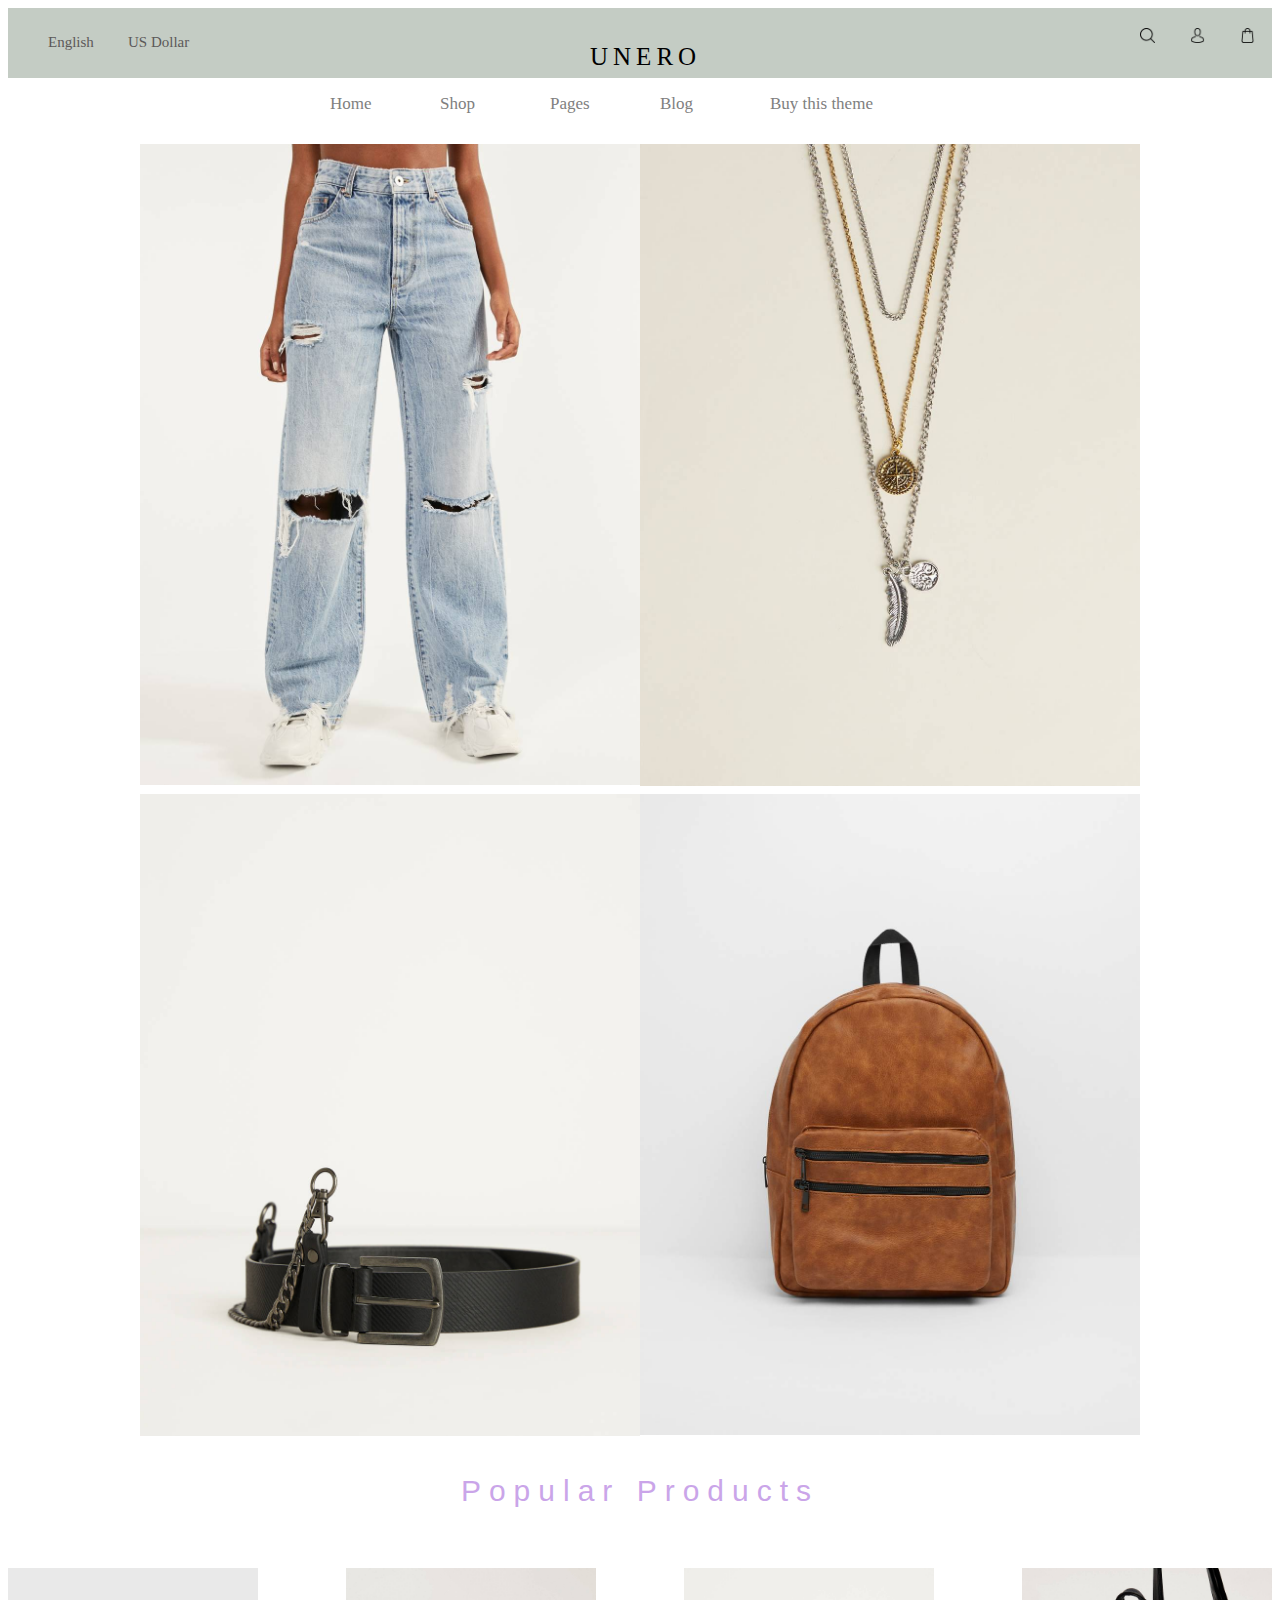
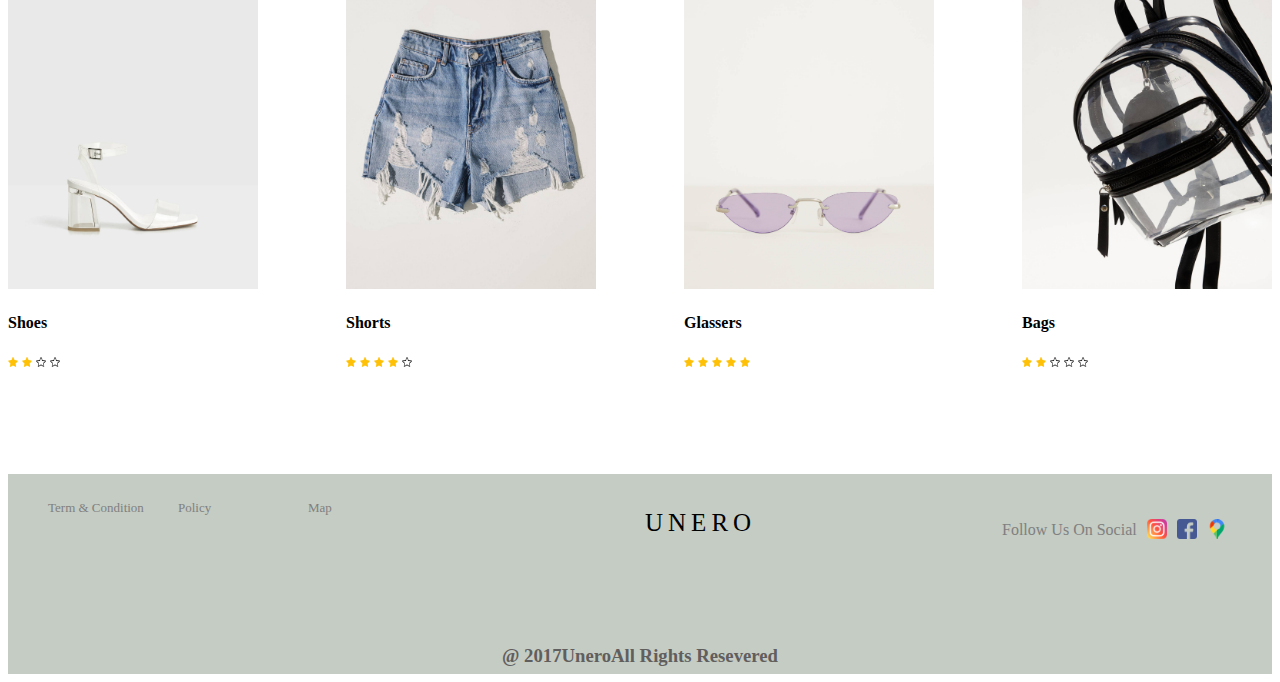
<file: 6html/6.html>
<!DOCTYPE html>
<html lang="en">
<head>
    <meta charset="UTF-8">
    <meta name="viewport" content="width=device-width, initial-scale=1.0">
    <link rel="stylesheet" href="6.css">
    <link rel="stylesheet" href="responsive.css">
      
    <title>Document</title>
</head>
<body>
     <main> 
         <div class="container">
             <div class="row">
                 <header>
                 <div class="flex-container">
                     <div class="left">
                          <ul>
                            <li>English</li>
                            <li>US Dollar</li>
                          </ul>

                          
                     </div>
                     <div class="center">
                         <p>UNERO</p>
                     </div>
                     <div class="right">
                       <img src="search.png" alt="">
                        <img src="user.png" alt="">
                        <img src="bag.png" alt="">
                     </div>
                 </div>
                 <div class="top">
                   <ul>
                       <li>Home</li>
                       <li>Shop</li>
                       <li>Pages</li>
                       <li>Blog</li>
                       <li>Buy this theme</li>

                   </ul>
                 </div>
                </header>
                   <aside>
                    
                       <div class="center">
                             <div class="center1">
                          <img src="0138179428_1_1_3.jpg" alt="">
                             </div>
                             <div class="center2">
                                 <img src="4152597802_1_1_3.jpg" alt="">
                             </div>
                             
                       </div>
                          <div class="alt">
                              <div class="alt1">
                                    <img src="4450852800_1_1_3.jpg" alt="">

                              </div>
                              <div class="alt2">
                                  <img src="9900669702_1_1_3.jpg" alt="">

                              </div>
                          </div> 
                   </aside>
                      <section>
                          <pre>Popular Products</pre>
                        <div class="flexcontainer1">

                             <div class="div1">
                                  <img src="1740660087_2_4_1.jpg" alt="">
                                  <h4>Shoes</h4>
                                  <img src="star.png" alt="" class="star">
                                 <img src="star.png" alt="" class="star">
                                 <img src="star1.png" alt="" class="star2">
                                 <img src="star1.png" alt="" class="star2">
                                 
                                  
                             </div>
                             <div class="div2">
                                 <img src="8031969428_2_7_1.jpg" alt="">
                                 <h4>Shorts</h4>
                                 <img src="star.png" alt="" class="star">
                                 <img src="star.png" alt="" class="star">
                                 <img src="star.png" alt="" class="star">
                                 <img src="star.png" alt="" class="star">
                                 <img src="star1.png" alt="" class="star2">
                                  
     
                             </div>
                             <div class="div3">
                                 <img src="3870627612_1_1_1.jpg" alt="">
                                 <h4>Glassers</h4>
                                 <img src="star.png" alt="" class="star">
                                 <img src="star.png" alt="" class="star">
                                 <img src="star.png" alt="" class="star">
                                 <img src="star.png" alt="" class="star">
                                 <img src="star.png" alt="" class="star">

                             </div>
                             <div class="div4">
                                 <img src="3412668800_2_7_1.jpg" alt="">
                                 <h4>Bags</h4>
                                 <img src="star.png" alt="" class="star">
                                 <img src="star.png" alt="" class="star">
                                  <img src="star1.png" alt="" class="star2">
                                  <img src="star1.png" alt="" class="star2">
                                  <img src="star1.png" alt="" class="star2">

                             </div>
                        </div>



                      </section>
                        
                   <footer>

                        <div class="son">
                         <div class="sag">
                             <ul>
                                 <li>Term & Condition</li>
                                 <li>Policy</li>
                                 <li>Map</li>
                             </ul>
                         </div>
                         <div class="orta">
                            <p>UNERO</p>
                         </div>
                         <div class="sol">
                           <h6>Follow Us On Social</h6>
                            <img src="instagram-sketched.png" alt="">
                            <img src="facebook.png" alt="">
                            <img src="google-maps.png" alt="">
                             

                         </div>
                         

                        </div>
                          <h3>@ 2017<B>Unero</B>All Rights Resevered</h3>

                   </footer>


             </div>
         </div>
     </main>
</body>
</html>
</file>
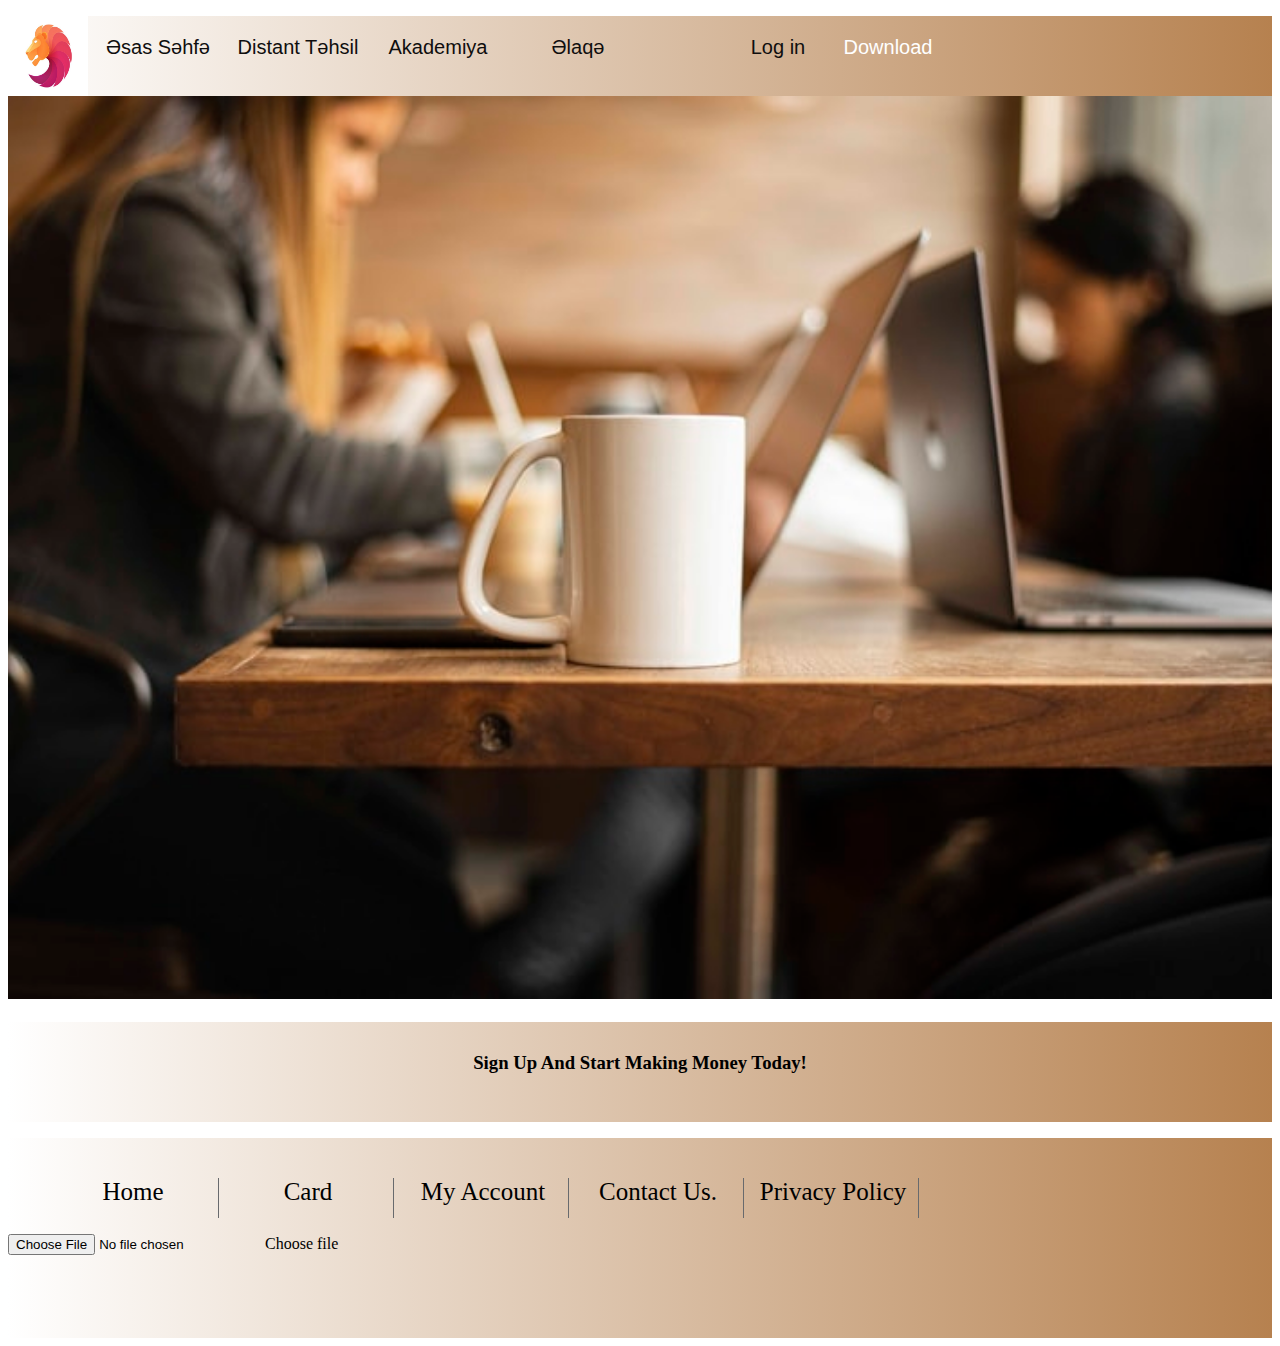
<file: 040fa175-23c9-4e2e-9e81-0bd9e86e16a4/1html/1.html>
<!DOCTYPE html>
<html lang="en">
<head>
    <meta charset="UTF-8">
    <meta name="viewport" content="width=device-width, initial-scale=1.0">
    <link rel="stylesheet" href="1.css">
    <link rel="stylesheet" href="responsive.css">
    <link rel="stylesheet" href="https://stackpath.bootstrapcdn.com/bootstrap/4.5.0/css/bootstrap.min.css" integrity="sha384-9aIt2nRpC12Uk9gS9baDl411NQApFmC26EwAOH8WgZl5MYYxFfc+NcPb1dKGj7Sk" crossorigin="anonymous">

    <title>Document</title>
</head>
<body>
    <main>
        <div class="container">
            <div class="row">
                 <div class="col-12 col-sm-12 col-md-12 col-xl-12">
                  <header>
                   <div class="menu">
                     <a href="http://"><img src="lion.jpg" alt="logo" ></a>
                      <ul>
                       <li>Əsas Səhfə</li>
                       <li>Distant Təhsil</li>
                       <li>Akademiya</li>
                       <li>Əlaqə</li>
                    <li id="log">Log in</li>
                    <li id="down">Download</li>
                      </ul>
                   </div>
                  </header>
                  <div class="aside">
                    <img src="photo-1587774130519-48231eba0e42.jpg" alt="">
                  </div>
                  <div class="footer">
                    <h3>Sign Up And Start Making Money Today!</h3>
                  </div>
                   <div class="footer2">
                      <ul >
                        <li>Home</li>
                        <li>Card</li>
                        <li>My Account</li>
                       <li>Contact Us.</li> 
                    <li >Privacy Policy</li>
                      </ul>
                       <div class="custom-file">
                        <input type="file" class="custom-file-input" id="customFile">
                        <label class="custom-file-label" for="customFile">Choose file</label>
                      </div>
                   </div>
                </div>
              </div>
            </div>
    </main>
</body>
</html>
</file>
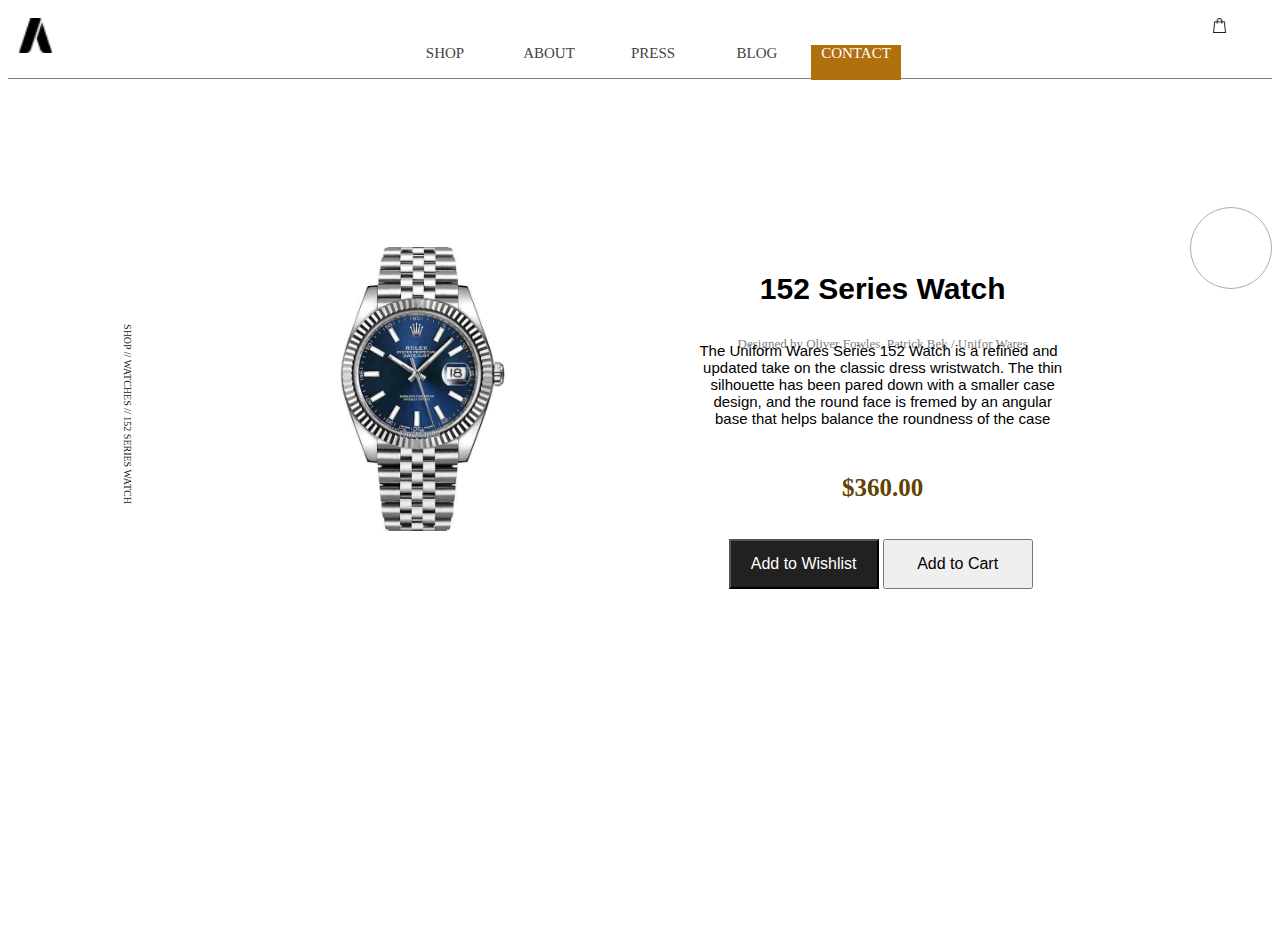
<file: 040fa175-23c9-4e2e-9e81-0bd9e86e16a4/5html/4html/7html/7.html>
<!DOCTYPE html>
<html lang="en">
<head>
    <meta charset="UTF-8">
    <meta name="viewport" content="width=device-width, initial-scale=1.0">
    <link rel="stylesheet" href="7.css">
    <link rel="stylesheet" href="responsive.css">
    <link rel="stylesheet" href="https://stackpath.bootstrapcdn.com/bootstrap/4.5.0/css/bootstrap.min.css" integrity="sha384-9aIt2nRpC12Uk9gS9baDl411NQApFmC26EwAOH8WgZl5MYYxFfc+NcPb1dKGj7Sk" crossorigin="anonymous">
    <title>Document</title>
</head>
<body>
    <main>
        <div class="container">
            <div class="row">
                <div class="col-12 col-sm-12 col-md-12 col-xl-12">
                    <header>
                        <div class="left">
                            <img src="adwords.png" alt="">
                        </div>
                        <div class="center">
                            <ul>
                                <li>SHOP</li>
                                <li>ABOUT</li>
                                <li>PRESS</li>
                                <li>BLOG</li>
                                <li class="sonuncu">CONTACT</li>



                            </ul>
                        </div>
                        <div class="right">
                            <img src="shopping-bag.png" alt="">

                        </div>
                    </header>
                    <section>
                       <div class="left1">
                           <pre>SHOP // WATCHES // 152 SERIES WATCH</pre>
                       </div>
                       <div class="center1">
                           <img src="blue-index.jpg" alt="">
                       </div>
                          <div class="center2">
                              <div class="div1">
                                <h2>152 Series Watch</h2>
                                  <h6>Designed by Oliver Fowles, Patrick Bek / Unifor Wares</h6>
                              </div>
                              <div class="div2">
                                  <pre>
The Uniform Wares Series 152 Watch is a refined and  
updated take on the classic dress wristwatch. The thin
silhouette has been pared down with a smaller case
design, and the round face is fremed by an angular
base that helps balance the roundness of the case

                                  </pre>
                              </div>
                              <div class="div3">
                                <h1>$360.00</h1>
                                <input type="button" value="Add to Wishlist" class="button">
                                <input type="submit" value="Add to Cart" class="submit">
                              </div>
                          </div>
                          <div class="right1"></div>
                    </section>
                </div>
            </div>
        </div>
    </main>
</body>
</html>
</file>
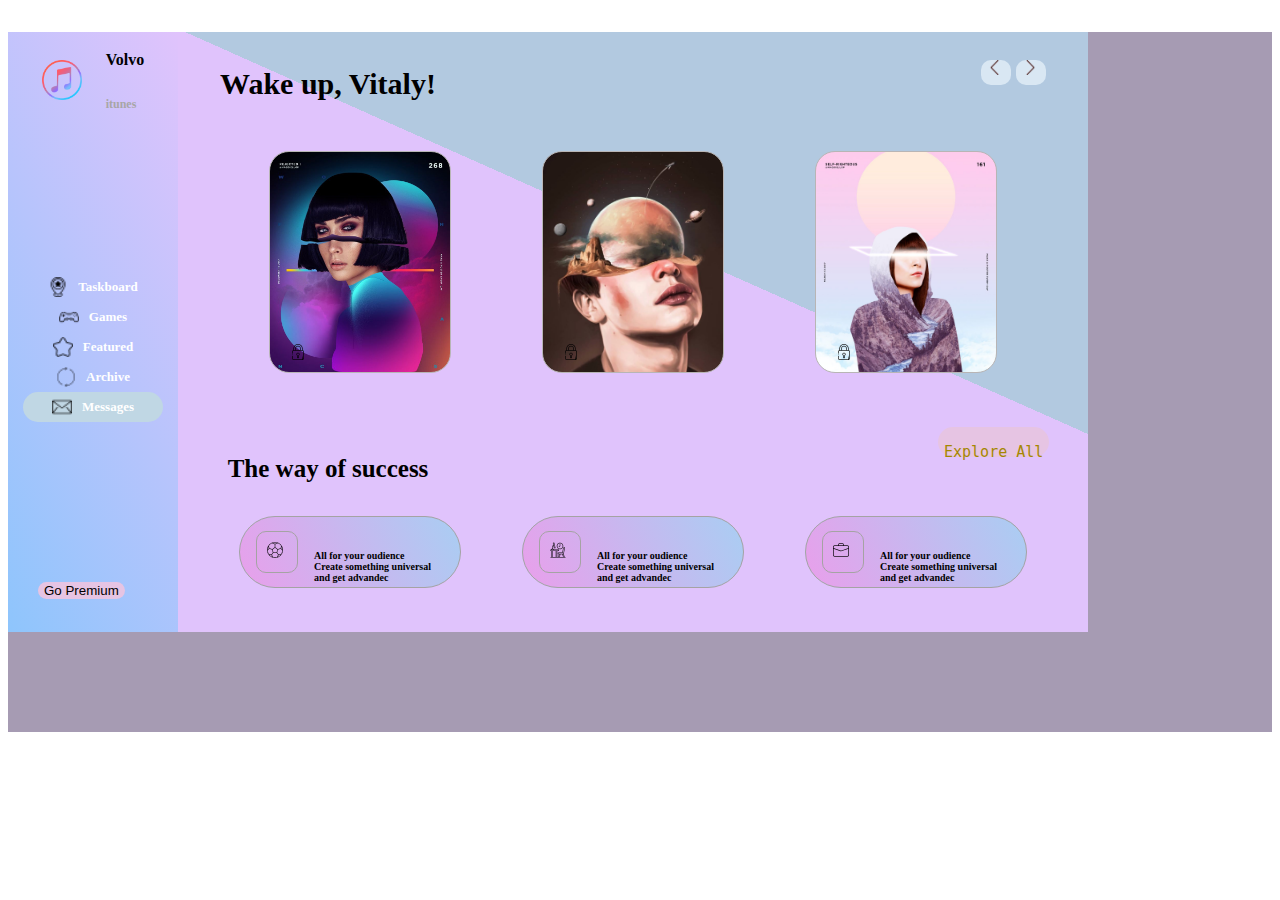
<file: 040fa175-23c9-4e2e-9e81-0bd9e86e16a4/5html/4html/7html/js.html/8html/9.html>
<!DOCTYPE html>
<html lang="en">
<head>
    <meta charset="UTF-8">
    <meta name="viewport" content="width=device-width, initial-scale=1.0">
    <link rel="stylesheet" href="9.css">
    <link rel="stylesheet" href="responsive.css">
    <link rel="stylesheet" href="https://stackpath.bootstrapcdn.com/bootstrap/4.5.0/css/bootstrap.min.css" integrity="sha384-9aIt2nRpC12Uk9gS9baDl411NQApFmC26EwAOH8WgZl5MYYxFfc+NcPb1dKGj7Sk" crossorigin="anonymous">

    <title>Document</title>
</head>
<body>
    <main>
        <div class="container">
            <div class="row">
                <div class="col-12 col-md-12 col-sm-12 col-xl-12">
                    <div class="esas">
                        <div class="sol">
                            <div class="top">
                            <div class="top1">
                                <img src="itunes.png" alt="">
                            </div>
                            <div class="top2">
                                <h5>Volvo</h5>
                                <h6>itunes</h6>
                            </div>
                            </div>
                            <div class="buttom">
                               <div class="one">
                                   <img src="localization.png" alt="">
                                   <h6>Taskboard</h6>
                               </div>
                               <div class="two">
                                <img src="gamepad.png" alt="">
                                <h6>Games</h6>
                               </div>
                               <div class="third">
                                <img src="star.png" alt="">
                                <h6>Featured</h6>
                               </div>
                               <div class="four">
                                <img src="refresh.png" alt="">
                                <h6>Archive</h6>
                               </div>
                               <div class="five">
                                <img src="email.png" alt="">
                                <h6>Messages</h6>
                               </div>
                            </div>
                            <div class="footer">
                             <button type="button" onclick="alert('we dont work,please again you enter yesterday')">Go Premium</button>
                            </div>
                        </div>
                        <div class="sag">
                            <div class="ust">
                             <div class="sol1">
                                 <h1>Wake up, Vitaly!</h1>
                             </div>
                             <div class="sag1">
                                 <div class="left1">
                                <img src="left-arrow.png" alt="">
                                </div>
                                <div class="next">
                                    <img src="next.png" alt="">
                                </div>
                                
                             </div>
                            </div>
                            <div class="orta">
                                <div class="orta1" onload="handLoad">
                                      <img src="password.png" alt="">
                                </div>
                                <div class="orta2">
                                      <img src="password.png" alt="">
                                </div>
                                <div class="orta3">
                                      <img src="password.png" alt="">
                                </div>
                            </div>
                            <div class="alt">
                           <div class="alt1">
                            <div class="alt2">
                              <h4>The way of success</h4>
                            </div>
                            <div class="alt3">
                             <button type="button" onmousedown="mDown(this)"  onmouseup="mUp(this)"><pre>Explore All</pre></button>
                            </div>
                              
                           </div>
                           <div class="alt4">
                               <div class="alt5">
                                 <div class="alt8">
                                   <img src="ball.png" alt="">
                                 </div>
                                 <div class="alt9">
                                   <h6><b>All for your oudience</b><br>Create something universal and get advandec</h6>
                                 </div>
                               </div>
                               <div class="alt6">
                                 <div class="alt10">
                                    <img src="desk.png" alt="">
                                 </div>
                                 <div class="alt11">
                                    <h6><b>All for your oudience</b><br>Create something universal and get advandec</h6>
                                 </div>
                               </div>
                               <div class="alt7">
                                <div class="alt12">
                                    <img src="suitcase.png" alt="">
                                </div>
                                <div class="alt13">
                                    <h6><b>All for your oudience</b><br>Create something universal and get advandec</h6>
                                </div>
                               </div>
                           </div>
                            </div>
                        </div>
                    </div>

                </div>
            </div>
        </div>
    </main>
</body>
<script>
    function mDown(x){
        x.style.backgroundColor = "rgb(182, 74, 173)";
        x.innerHTML = "Wait a minute";  
    }
    function mUp(x){
        
        x.style.backgroundColor="rgb(280, 106, 300)";
        x.innerHTML="Error";
    }

     

 </script>
</html>
</file>
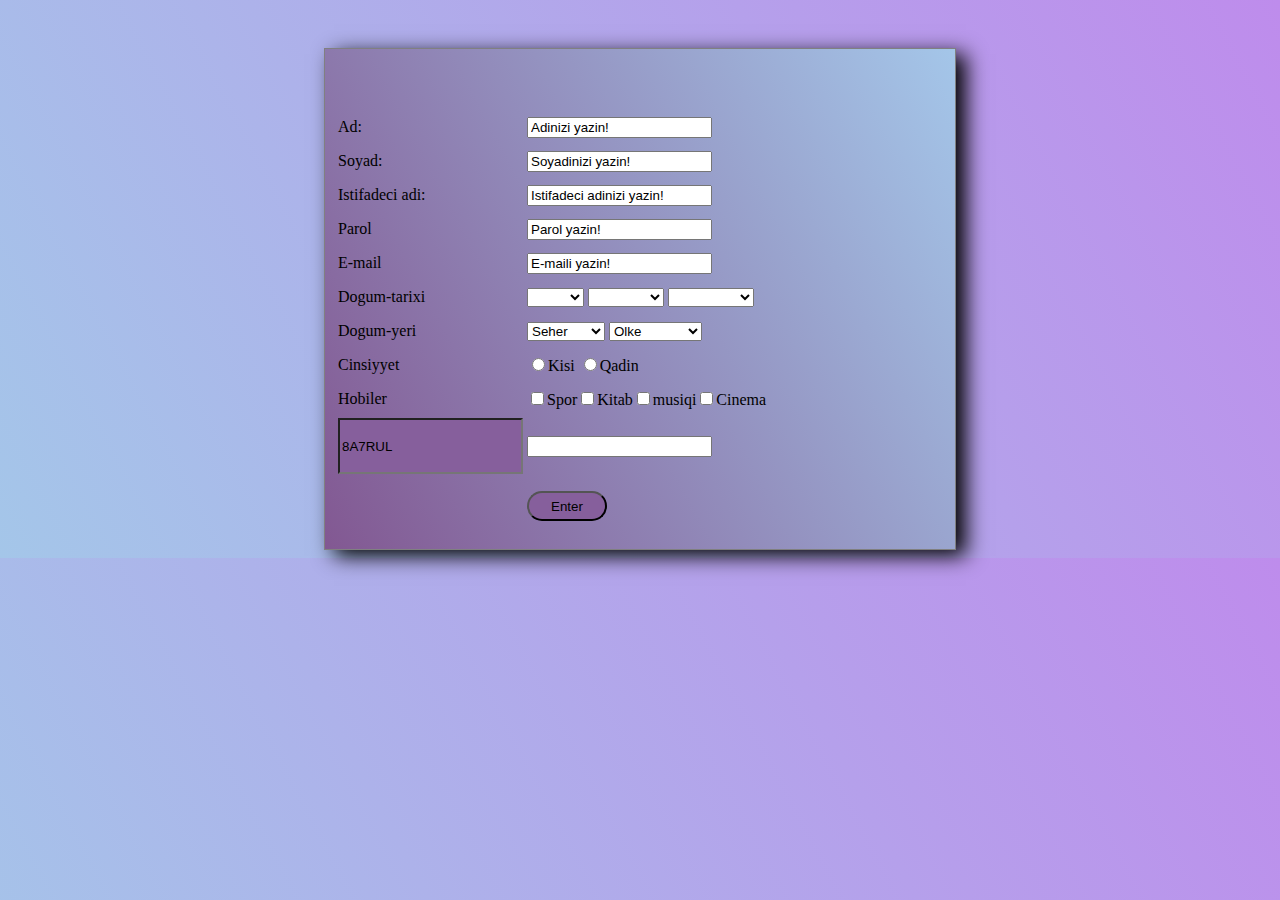
<file: 040fa175-23c9-4e2e-9e81-0bd9e86e16a4/5html/4html/7html/js.html/8html/10html/10.html>
<!DOCTYPE html>
<html lang="en">
<head>
    <meta charset="UTF-8">
    <meta name="viewport" content="width=device-width, initial-scale=1.0">
    <link rel="stylesheet" href="10.css">
    
    <title>Document</title>
</head>
<body  onload="koduret()">
     <div class="container">
         <div class="row">
             <div class="col-12 col-sm-12 col-md-12 col-xl-12">
                 <div class="esas">
                      <form action="" method="GET">
                          <table >
                             <tr>
                                 <td width="180">Ad:</td>
                                 <td width="270"><input type="text"   id="ad" value="Adinizi yazin!" onfocus="odaklan(this.id)" onblur="cikis(this.id,this.value)"> </td>
                                 <td width="270"><span id="aduyari"></span></td>
                             </tr>
                             <tr>
                                <td>Soyad:</td>
                                <td><input type="text" id="soyad" value="Soyadinizi yazin!" onfocus="odaklan(this.id)" onblur="cikis(this.id,this.value)"> </td>
                                <td><span id="soyaduyari"></span></td>
                            </tr>
                            <tr>
                                <td>Istifadeci adi:</td>
                                <td><input type="text"  id="istad" value="Istifadeci adinizi yazin!" onfocus="odaklan(this.id)" onblur="cikis(this.id,this.value)"></td>
                                <td><span id="kadiuyari"></span></td>
                            </tr>
                            <tr>
                                <td>Parol</td>
                                <td><input type="text"   id="parol" value="Parol yazin!" onfocus="odaklan(this.id)" onblur="cikis(this.id,this.value)"></td>
                                <td><span id="parolauyari"></span></td>
                            </tr>
                            <tr>
                                <td>E-mail</td>
                                <td><input type="text"   id="mail" value="E-maili yazin!" onfocus="odaklan(this.id)" onblur="cikis(this.id,this.value)"></td>
                                <td><span id="mailuyari"></span></td>
                            </tr>
                            <tr>
                                <td>Dogum-tarixi </td>
                                <td> <select name="" id="gun" onfocus="odaklan(this.id)">
                                    <option value=" "></option>
                                    <option value="1-10">1-10</option>
                                    <option value="11-21">11-21</option>
                                    <option value="22-31">22-31</option>
                                </select>
                                    <select name="" id="ay" onfocus="odaklan(this.id)">
                                    <option value=""></option>
                                    <option value="Yanvar">Yanvar</option>
                                    <option value="Fevral">Fevral</option>
                                    <option value="Mart">Mart</option>
                                    <option value="Aprel">Aprel</option>
                                    <option value="May">May</option>
                                    <option value="Iyun">Iyun</option>
                                    <option value="Iyul">Iyul</option>
                                    <option value="Avqust">Avqust</option>
                                    <option value="Sentyabr">Sentyabr</option>
                                    <option value="Oktyabr">Oktyabr</option>
                                    <option value="Noyabr">Noyabr</option>
                                    <option value="Dekabr">Dekabr</option>
                                    </select>
                                    <select name="" id="il" onfocus="odaklan(this.id)">
                                    <option value=""></option>
                                    <option value="1970-1980">1970-1980</option>
                                    <option value="1980-1990">1980-1990</option>
                                    <option value="1990-2000">1990-2000</option>
                                    </select></td>
                                <td  ></td>
                            </tr>
                            <tr>
                                <td>Dogum-yeri</td>
                                <td><select name="" id="seher" onfocus="odaklan(this.id)">
                                    <option value="seher">Seher</option>
                                    <option value="Sumqayit">Sumqayit</option>
                                    <option value="Baki">Baki</option>
                                    <option value="Gence">Gence</option>
                                </select>
                                    <select name="" id="olke" onfocus="odaklan(this.id)">
                                    <option value="Olke">Olke</option>
                                    <option value="Azerbaycan">Azerbaycan</option>
                                    <option value="Turkiye"> Turkiye</option>
                                    <option value="Iran">Iran</option>

                                    </select></td>
                                <td></td>
                            </tr>
                            <tr>
                                <td>Cinsiyyet</td>
                                <td><input  type="radio" name="ewfqwf">Kisi <input  type="radio" name="ewfqwf">Qadin</td>
                                <td></td>
                            </tr>
                            <tr>
                                <td>Hobiler</td>
                                <td><input type="checkbox" name="">Spor<input type="checkbox" name="">Kitab<input type="checkbox" name="">musiqi<input type="checkbox" name="">Cinema</td>
                                <td></td>
                            </tr>
                            <tr>
                                <td><input type="text" name="" id="oxunankod"></td>
                                <td><input type="text" name="" id="yazdiginizkod" onfocus="odaklan(this.id)"></td>
                                <td><span id="guvenlikuyari"></span></td>
                            </tr>
                            <tr>
                                <td></td>
                                <td><input type="button" value="Enter" class="button" onclick="islem()"></td>
                                <td></td>
                            </tr>
                             
                          </table>
                      </form>
                 </div>
             </div>
         </div>
     </div>

     <script type="text/javascript"> 
    function koduret()
    {
       var kodlar="";
       for(var i=1; i<=6; i++)
       {
           if(Math.round(Math.random())==1)
            {
                kodlar=kodlar+String.fromCharCode(65+25*Math.random());
            
            }else
            {
                kodlar=kodlar+String.fromCharCode(48+9*Math.random());
            }
       }
       document.getElementById("oxunankod").value=kodlar;

    }

     </script>
       <script src="10.js"></script>
</body>
</html>
</file>
<file: 6html/6.css>
body main .container .row header .flex-container {
  padding-top: 10px;
  width: 100%;
  height: 60px;
  background-color: #c4ccc4;
  display: -webkit-box;
  display: -ms-flexbox;
  display: flex;
  -webkit-box-pack: justify;
      -ms-flex-pack: justify;
          justify-content: space-between;
  -webkit-box-orient: horizontal;
  -webkit-box-direction: normal;
      -ms-flex-direction: row;
          flex-direction: row;
}

body main .container .row header .flex-container .left {
  width: 200px;
  height: 60px;
}

body main .container .row header .flex-container .left ul li {
  list-style: none;
  float: left;
  display: block;
  width: 80px;
  font-size: 15px;
  color: #5c5959;
}

body main .container .row header .flex-container .left ul li:hover {
  cursor: pointer;
  color: grey;
}

body main .container .row header .flex-container .center {
  width: 150px;
  height: 60px;
}

body main .container .row header .flex-container .center P {
  color: black;
  letter-spacing: 5px;
  font: 25px bold;
}

body main .container .row header .flex-container .center P:hover {
  -webkit-transform: scale(1.2);
          transform: scale(1.2);
}

body main .container .row header .flex-container .right {
  display: -webkit-box;
  display: -ms-flexbox;
  display: flex;
  -webkit-box-orient: horizontal;
  -webkit-box-direction: normal;
      -ms-flex-direction: row;
          flex-direction: row;
  -ms-flex-pack: distribute;
      justify-content: space-around;
  padding-top: 10px;
  width: 150px;
  height: 50px;
}

body main .container .row header .flex-container .right img {
  float: left;
  width: 15px;
  height: 15px;
}

body main .container .row header .flex-container .right img:hover {
  opacity: 0.3;
  cursor: pointer;
}

body main .container .row header .top {
  width: 700px;
  height: 50px;
  margin: 0 auto;
}

body main .container .row header .top ul li {
  list-style: none;
  color: grey;
  font: 17px bold;
  display: block;
  width: 110px;
  float: left;
}

body main .container .row header .top ul li:hover {
  cursor: pointer;
  -webkit-transform: scale(1.2);
          transform: scale(1.2);
  color: black;
}

body main .container .row aside .center {
  width: 1000px;
  height: 650px;
  margin: 0 auto;
}

body main .container .row aside .center .center1 {
  width: 500px;
  float: left;
}

body main .container .row aside .center .center1 img {
  width: 500px;
}

body main .container .row aside .center .center1 img:hover {
  opacity: 0.5;
}

body main .container .row aside .center .center2 {
  width: 500px;
  float: left;
}

body main .container .row aside .center .center2 img {
  width: 500px;
}

body main .container .row aside .center .center2 img:hover {
  opacity: 0.5;
}

body main .container .row aside .alt {
  width: 1000px;
  height: 650px;
  margin: 0 auto;
}

body main .container .row aside .alt .alt1 {
  width: 500px;
  float: left;
}

body main .container .row aside .alt .alt1 img {
  width: 500px;
}

body main .container .row aside .alt .alt1 img:hover {
  opacity: 0.5;
}

body main .container .row aside .alt .alt2 {
  width: 500px;
  float: left;
}

body main .container .row aside .alt .alt2 img {
  width: 500px;
}

body main .container .row aside .alt .alt2 img:hover {
  opacity: 0.5;
}

body main .container .row section {
  height: 600px;
  width: 100%;
}

body main .container .row section pre {
  text-align: center;
  letter-spacing: 8px;
  color: #caa5e9;
  font-size: 30px;
  font-family: Impact, Haettenschweiler, 'Arial Narrow Bold', sans-serif;
}

body main .container .row section .flexcontainer1 {
  padding-top: 30px;
  display: -webkit-box;
  display: -ms-flexbox;
  display: flex;
  -webkit-box-orient: horizontal;
  -webkit-box-direction: normal;
      -ms-flex-direction: row;
          flex-direction: row;
  -webkit-box-pack: justify;
      -ms-flex-pack: justify;
          justify-content: space-between;
}

body main .container .row section .flexcontainer1 .div1 {
  width: 250px;
}

body main .container .row section .flexcontainer1 .div1 img {
  width: 250px;
}

body main .container .row section .flexcontainer1 .div1 img:hover {
  opacity: 0.5;
}

body main .container .row section .flexcontainer1 .div1 .star {
  width: 10px;
}

body main .container .row section .flexcontainer1 .div1 .star2 {
  width: 10px;
}

body main .container .row section .flexcontainer1 .div1 .star2:hover {
  cursor: pointer;
}

body main .container .row section .flexcontainer1 .div2 {
  width: 250px;
}

body main .container .row section .flexcontainer1 .div2 img {
  width: 250px;
}

body main .container .row section .flexcontainer1 .div2 img:hover {
  opacity: 0.5;
}

body main .container .row section .flexcontainer1 .div2 .star {
  width: 10px;
}

body main .container .row section .flexcontainer1 .div2 .star2 {
  width: 10px;
}

body main .container .row section .flexcontainer1 .div2 .star2:hover {
  cursor: pointer;
}

body main .container .row section .flexcontainer1 .div3 {
  width: 250px;
}

body main .container .row section .flexcontainer1 .div3 img {
  width: 250px;
}

body main .container .row section .flexcontainer1 .div3 img:hover {
  opacity: 0.5;
}

body main .container .row section .flexcontainer1 .div3 .star {
  width: 10px;
}

body main .container .row section .flexcontainer1 .div4 {
  width: 250px;
}

body main .container .row section .flexcontainer1 .div4 img {
  width: 250px;
}

body main .container .row section .flexcontainer1 .div4 img:hover {
  opacity: 0.5;
}

body main .container .row section .flexcontainer1 .div4 .star {
  width: 10px;
}

body main .container .row section .flexcontainer1 .div4 .star2 {
  width: 10px;
}

body main .container .row section .flexcontainer1 .div4 .star2:hover {
  cursor: pointer;
}

body main .container .row footer {
  width: 100%;
  height: 200px;
  background-color: #c4ccc4;
}

body main .container .row footer .son {
  padding-top: 10px;
  display: -webkit-box;
  display: -ms-flexbox;
  display: flex;
  -webkit-box-pack: justify;
      -ms-flex-pack: justify;
          justify-content: space-between;
  -webkit-box-orient: horizontal;
  -webkit-box-direction: normal;
      -ms-flex-direction: row;
          flex-direction: row;
}

body main .container .row footer .son .sag ul li {
  list-style: none;
  display: block;
  width: 130px;
  float: left;
  font: 13px bold;
  color: grey;
}

body main .container .row footer .son .sag ul li:hover {
  color: black;
  cursor: pointer;
}

body main .container .row footer .son .orta {
  width: 150px;
  height: 60px;
}

body main .container .row footer .son .orta P {
  color: black;
  letter-spacing: 5px;
  font: 25px bold;
}

body main .container .row footer .son .orta P:hover {
  -webkit-transform: scale(1.2);
          transform: scale(1.2);
}

body main .container .row footer .son .sol {
  width: 270px;
}

body main .container .row footer .son .sol h6 {
  font: 16px bold;
  color: grey;
  float: left;
}

body main .container .row footer .son .sol img {
  padding-top: 35px;
  padding-left: 10px;
  width: 20px;
  float: left;
}

body main .container .row footer .son .sol img:hover {
  -webkit-transform: scale(1.2);
          transform: scale(1.2);
}

body main .container .row footer h3 {
  color: #615e5e;
  text-align: center;
  padding-top: 50px;
}

body main .container .row footer h3:hover {
  color: black;
  cursor: pointer;
}
/*# sourceMappingURL=6.css.map */
</file>
<file: 6html/responsive.css>
@media only screen and (max-width: 600px) {
  body main .container .row header .flex-container {
    padding-top: 10px;
    width: 100%;
    height: 60px;
    background-color: #c4ccc4;
    display: -webkit-box;
    display: -ms-flexbox;
    display: flex;
    -webkit-box-pack: justify;
        -ms-flex-pack: justify;
            justify-content: space-between;
    -webkit-box-orient: horizontal;
    -webkit-box-direction: normal;
        -ms-flex-direction: row;
            flex-direction: row;
  }
  body main .container .row header .flex-container .left {
    width: 120px;
    height: 50px;
  }
  body main .container .row header .flex-container .left ul li {
    list-style: none;
    float: left;
    display: block;
    width: 100px;
    font-size: 5px;
    color: #5c5959;
  }
  body main .container .row header .flex-container .left ul li:hover {
    cursor: pointer;
    color: grey;
  }
  body main .container .row header .flex-container .center {
    width: 150px;
    height: 60px;
  }
  body main .container .row header .flex-container .center P {
    color: black;
    letter-spacing: 2px;
    font: 15px bold;
  }
  body main .container .row header .flex-container .center P:hover {
    -webkit-transform: scale(1.2);
            transform: scale(1.2);
  }
  body main .container .row header .flex-container .right {
    display: -webkit-box;
    display: -ms-flexbox;
    display: flex;
    -webkit-box-orient: horizontal;
    -webkit-box-direction: normal;
        -ms-flex-direction: row;
            flex-direction: row;
    -ms-flex-pack: distribute;
        justify-content: space-around;
    padding-top: 10px;
    width: 100px;
    height: 50px;
  }
  body main .container .row header .flex-container .right img {
    float: left;
    width: 10px;
    height: 10px;
  }
  body main .container .row header .flex-container .right img:hover {
    opacity: 0.3;
    cursor: pointer;
  }
  body main .container .row header .top {
    width: 300px;
    height: 50px;
    margin: 0 auto;
  }
  body main .container .row header .top ul li {
    list-style: none;
    color: grey;
    font: 7px bold;
    display: block;
    width: 50px;
    float: left;
  }
  body main .container .row header .top ul li:hover {
    cursor: pointer;
    -webkit-transform: scale(1.2);
            transform: scale(1.2);
    color: black;
  }
  body main .container .row aside .center {
    width: 300px;
    height: 220px;
    margin: 0 auto;
  }
  body main .container .row aside .center .center1 {
    width: 150px;
    float: left;
  }
  body main .container .row aside .center .center1 img {
    width: 150px;
  }
  body main .container .row aside .center .center1 img:hover {
    opacity: 0.5;
  }
  body main .container .row aside .center .center2 {
    width: 150px;
    float: left;
  }
  body main .container .row aside .center .center2 img {
    width: 150px;
  }
  body main .container .row aside .center .center2 img:hover {
    opacity: 0.5;
  }
  body main .container .row aside .alt {
    width: 300px;
    height: 250px;
    margin: 0 auto;
  }
  body main .container .row aside .alt .alt1 {
    width: 150px;
    float: left;
  }
  body main .container .row aside .alt .alt1 img {
    width: 150px;
  }
  body main .container .row aside .alt .alt1 img:hover {
    opacity: 0.5;
  }
  body main .container .row aside .alt .alt2 {
    width: 150px;
    float: left;
  }
  body main .container .row aside .alt .alt2 img {
    width: 150px;
  }
  body main .container .row aside .alt .alt2 img:hover {
    opacity: 0.5;
  }
  body main .container .row section {
    height: 220px;
    width: 100%;
  }
  body main .container .row section pre {
    text-align: center;
    letter-spacing: 5px;
    color: #caa5e9;
    font-size: 10px;
    font-family: Impact, Haettenschweiler, 'Arial Narrow Bold', sans-serif;
  }
  body main .container .row section .flexcontainer1 {
    padding-top: 20px;
    display: -webkit-box;
    display: -ms-flexbox;
    display: flex;
    -webkit-box-orient: horizontal;
    -webkit-box-direction: normal;
        -ms-flex-direction: row;
            flex-direction: row;
    -webkit-box-pack: justify;
        -ms-flex-pack: justify;
            justify-content: space-between;
  }
  body main .container .row section .flexcontainer1 .div1 {
    width: 60px;
  }
  body main .container .row section .flexcontainer1 .div1 img {
    width: 60px;
  }
  body main .container .row section .flexcontainer1 .div1 img:hover {
    opacity: 0.5;
  }
  body main .container .row section .flexcontainer1 .div1 .star {
    width: 5px;
  }
  body main .container .row section .flexcontainer1 .div1 .star2 {
    width: 5px;
  }
  body main .container .row section .flexcontainer1 .div1 .star2:hover {
    cursor: pointer;
  }
  body main .container .row section .flexcontainer1 .div2 {
    width: 60px;
  }
  body main .container .row section .flexcontainer1 .div2 img {
    width: 60px;
  }
  body main .container .row section .flexcontainer1 .div2 img:hover {
    opacity: 0.5;
  }
  body main .container .row section .flexcontainer1 .div2 .star {
    width: 5px;
  }
  body main .container .row section .flexcontainer1 .div2 .star2 {
    width: 5px;
  }
  body main .container .row section .flexcontainer1 .div2 .star2:hover {
    cursor: pointer;
  }
  body main .container .row section .flexcontainer1 .div3 {
    width: 60px;
  }
  body main .container .row section .flexcontainer1 .div3 img {
    width: 60px;
  }
  body main .container .row section .flexcontainer1 .div3 img:hover {
    opacity: 0.5;
  }
  body main .container .row section .flexcontainer1 .div3 .star {
    width: 5px;
  }
  body main .container .row section .flexcontainer1 .div4 {
    width: 60px;
  }
  body main .container .row section .flexcontainer1 .div4 img {
    width: 60px;
  }
  body main .container .row section .flexcontainer1 .div4 img:hover {
    opacity: 0.5;
  }
  body main .container .row section .flexcontainer1 .div4 .star {
    width: 5px;
  }
  body main .container .row section .flexcontainer1 .div4 .star2 {
    width: 5px;
  }
  body main .container .row section .flexcontainer1 .div4 .star2:hover {
    cursor: pointer;
  }
  body main .container .row footer {
    width: 100%;
    height: 180px;
    background-color: #c4ccc4;
  }
  body main .container .row footer .son {
    padding-top: 5px;
    display: -webkit-box;
    display: -ms-flexbox;
    display: flex;
    -webkit-box-pack: justify;
        -ms-flex-pack: justify;
            justify-content: space-between;
    -webkit-box-orient: horizontal;
    -webkit-box-direction: normal;
        -ms-flex-direction: row;
            flex-direction: row;
  }
  body main .container .row footer .son .sag ul li {
    list-style: none;
    display: block;
    width: 70px;
    float: left;
    font: 8px bold;
    color: grey;
  }
  body main .container .row footer .son .sag ul li:hover {
    color: black;
    cursor: pointer;
  }
  body main .container .row footer .son .orta {
    width: 140px;
    height: 50px;
  }
  body main .container .row footer .son .orta P {
    color: black;
    letter-spacing: 5px;
    font: 15px bold;
  }
  body main .container .row footer .son .orta P:hover {
    -webkit-transform: scale(1.2);
            transform: scale(1.2);
  }
  body main .container .row footer .son .sol {
    width: 200px;
  }
  body main .container .row footer .son .sol h6 {
    font: 6px bold;
    color: grey;
    float: left;
  }
  body main .container .row footer .son .sol img {
    padding-top: 15px;
    padding-left: 5px;
    width: 10px;
    float: left;
  }
  body main .container .row footer .son .sol img:hover {
    -webkit-transform: scale(1.2);
            transform: scale(1.2);
  }
  body main .container .row footer h3 {
    color: #615e5e;
    text-align: center;
    padding-top: 20px;
    font: 10px bold;
  }
  body main .container .row footer h3:hover {
    color: black;
    cursor: pointer;
  }
}
/*# sourceMappingURL=responsive.css.map */
</file>
<file: 040fa175-23c9-4e2e-9e81-0bd9e86e16a4/1html/1.css>
body main .container .row header .menu {
  width: 100%;
  height: 80px;
  background-image: -webkit-gradient(linear, left top, right top, from(white), to(#b6814f));
  background-image: linear-gradient(to right, white, #b6814f);
}

body main .container .row header .menu img {
  width: 80px;
  height: 80px;
  float: left;
}

body main .container .row header .menu ul {
  padding-top: 20px;
}

body main .container .row header .menu ul li {
  float: left;
  display: block;
  width: 140px;
  height: 50px;
  list-style: none;
  text-align: center;
  font-size: 20px;
  font-family: Arial, Helvetica, sans-serif;
  color: #0f0e0e;
}

body main .container .row header .menu ul li:hover {
  cursor: pointer;
  border-bottom: 1px solid #a7a9ac;
}

body main .container .row header .menu ul #log {
  width: 100px;
  margin-left: 80px;
  height: 45px;
}

body main .container .row header .menu ul #log:hover {
  color: white;
  border-radius: 25px;
}

body main .container .row header .menu ul #down {
  color: white;
  width: 100px;
  margin-left: 10px;
  height: 40px;
}

body main .container .row header .menu ul #down:hover {
  -webkit-transform: scale(1.2);
          transform: scale(1.2);
  border-radius: 25px;
}

body main .container .row .aside img {
  width: 100%;
}

body main .container .row .footer {
  width: 100%;
  height: 100px;
  background-image: -webkit-gradient(linear, left top, right top, from(white), to(#b6814f));
  background-image: linear-gradient(to right, white, #b6814f);
}

body main .container .row .footer h3 {
  padding-top: 30px;
  text-align: center;
}

body main .container .row .footer h3:hover {
  color: white;
  -webkit-transform: scale(1.2);
          transform: scale(1.2);
  cursor: pointer;
}

body main .container .row .footer2 {
  width: 100%;
  height: 200px;
  background-image: -webkit-gradient(linear, left top, right top, from(white), to(#b6814f));
  background-image: linear-gradient(to right, white, #b6814f);
}

body main .container .row .footer2 ul {
  padding-top: 40px;
}

body main .container .row .footer2 ul li {
  display: inline-block;
  width: 170px;
  height: 40px;
  text-align: center;
  border-right: 1px solid #686a6d;
  font: 25px bold;
}

body main .container .row .footer2 ul li:hover {
  cursor: pointer;
  -webkit-transform: scale(1.3);
          transform: scale(1.3);
  border-style: none;
}
/*# sourceMappingURL=1.css.map */
</file>
<file: 040fa175-23c9-4e2e-9e81-0bd9e86e16a4/1html/responsive.css>
@media only screen and (max-width: 600px) {
  body main .container .row header .menu {
    width: 100%;
    height: 80px;
    background-image: -webkit-gradient(linear, left top, right top, from(white), to(#b6814f));
    background-image: linear-gradient(to right, white, #b6814f);
  }
  body main .container .row header .menu img {
    width: 80px;
    height: 80px;
    float: left;
  }
  body main .container .row header .menu ul {
    padding-top: 20px;
  }
  body main .container .row header .menu ul li {
    float: left;
    display: block;
    width: 45px;
    height: 20px;
    list-style: none;
    text-align: center;
    font-size: 10px;
    font-family: Arial, Helvetica, sans-serif;
    color: #0f0e0e;
  }
  body main .container .row header .menu ul li:hover {
    cursor: pointer;
    border-bottom: 1px solid #a7a9ac;
  }
  body main .container .row header .menu ul #log {
    width: 50px;
    margin-left: 80px;
    height: 30px;
  }
  body main .container .row header .menu ul #log:hover {
    color: white;
    border-radius: 25px;
  }
  body main .container .row header .menu ul #down {
    color: white;
    width: 50px;
    margin-left: 10px;
    height: 30px;
  }
  body main .container .row header .menu ul #down:hover {
    -webkit-transform: scale(1.2);
            transform: scale(1.2);
    border-radius: 25px;
  }
  body main .container .row .aside img {
    width: 100%;
  }
  body main .container .row .footer {
    width: 100%;
    height: 300px;
    border: 3px solid black;
  }
}
/*# sourceMappingURL=responsive.css.map */
</file>
<file: 040fa175-23c9-4e2e-9e81-0bd9e86e16a4/5html/4html/7html/7.css>
body main .container .row header {
  width: 100%;
  height: 60px;
  border-bottom: 1px solid grey;
  display: -webkit-box;
  display: -ms-flexbox;
  display: flex;
  -webkit-box-orient: horizontal;
  -webkit-box-direction: normal;
      -ms-flex-direction: row;
          flex-direction: row;
  -webkit-box-pack: justify;
      -ms-flex-pack: justify;
          justify-content: space-between;
  padding-top: 10px;
}

body main .container .row header .left {
  width: 80px;
  height: 50px;
  padding-left: 10px;
}

body main .container .row header .left img {
  width: 35px;
}

body main .container .row header .center {
  width: 600px;
  height: 40px;
  padding-top: 10px;
}

body main .container .row header .center ul li {
  display: inline-block;
  list-style: none;
  width: 100px;
  font: 15px bold;
  color: #444242;
  text-align: center;
}

body main .container .row header .center ul li:hover {
  cursor: pointer;
  color: #b16f0e;
}

body main .container .row header .center ul .sonuncu {
  width: 90px;
  height: 35px;
  color: white;
  background-color: #b16f0e;
}

body main .container .row header .center ul .sonuncu:hover {
  cursor: pointer;
  color: white;
  background-color: #2b2929;
}

body main .container .row header .right {
  width: 60px;
  height: 50px;
}

body main .container .row header .right img {
  width: 15px;
}

body main .container .row header .right img:hover {
  cursor: pointer;
  -webkit-transform: scale(1.1);
          transform: scale(1.1);
}

body main .container .row section {
  margin-top: 8em;
  width: 100%;
  height: 550px;
  display: -webkit-box;
  display: -ms-flexbox;
  display: flex;
  -webkit-box-orient: horizontal;
  -webkit-box-direction: normal;
      -ms-flex-direction: row;
          flex-direction: row;
  -webkit-box-pack: justify;
      -ms-flex-pack: justify;
          justify-content: space-between;
}

body main .container .row section .left1 {
  margin-top: 12em;
  width: 240px;
  height: 30px;
  -webkit-transform: rotate(90deg);
          transform: rotate(90deg);
}

body main .container .row section .left1 pre {
  font: 10px bold;
  color: #161616;
  text-align: center;
}

body main .container .row section .center1 {
  padding-top: 40px;
  height: 320px;
  width: 270px;
}

body main .container .row section .center1 img {
  width: 240px;
}

body main .container .row section .center1 img:hover {
  opacity: 0.5;
  cursor: pointer;
}

body main .container .row section .center2 {
  padding-top: 40px;
  height: 700px;
  width: 500px;
  display: -webkit-box;
  display: -ms-flexbox;
  display: flex;
  -webkit-box-orient: vertical;
  -webkit-box-direction: normal;
      -ms-flex-direction: column;
          flex-direction: column;
}

body main .container .row section .center2 .div1 {
  width: 500px;
  height: 80px;
}

body main .container .row section .center2 .div1 h2 {
  text-align: center;
  font-size: 30px;
  font-family: Impact, Haettenschweiler, 'Arial Narrow Bold', sans-serif;
}

body main .container .row section .center2 .div1 h6 {
  text-align: center;
  font: 13px bold;
  color: grey;
}

body main .container .row section .center2 .div2 {
  width: 500px;
  height: 130px;
}

body main .container .row section .center2 .div2 pre {
  text-align: center;
  font-size: 15px;
  font-family: 'Franklin Gothic Medium', 'Arial Narrow', Arial, sans-serif;
}

body main .container .row section .center2 .div3 {
  width: 500px;
  height: 200px;
}

body main .container .row section .center2 .div3 h1 {
  text-align: center;
  color: #634204;
  font-size: 25px;
}

body main .container .row section .center2 .div3 .button {
  margin-top: 20px;
  width: 150px;
  height: 50px;
  margin-left: 6em;
  background-color: #222121;
  color: white;
  font-size: 16px;
}

body main .container .row section .center2 .div3 .button:hover {
  cursor: pointer;
  background-color: #ece5e5;
  color: black;
}

body main .container .row section .center2 .div3 .submit {
  width: 150px;
  height: 50px;
  font-size: 16px;
}

body main .container .row section .center2 .div3 .submit:hover {
  cursor: pointer;
  background-color: #222121;
  color: white;
}

body main .container .row section .right1 {
  height: 80px;
  width: 80px;
  border: 1px solid #adabab;
  border-radius: 45px;
}

body main .container .row section .right1:hover {
  background-color: #b16f0e;
  cursor: pointer;
}
/*# sourceMappingURL=7.css.map */
</file>
<file: 040fa175-23c9-4e2e-9e81-0bd9e86e16a4/5html/4html/7html/responsive.css>
@media only screen and (max-width: 600px) {
  body main .container .row header {
    width: 100%;
    height: 60px;
    border-bottom: 1px solid grey;
    display: -webkit-box;
    display: -ms-flexbox;
    display: flex;
    -webkit-box-orient: horizontal;
    -webkit-box-direction: normal;
        -ms-flex-direction: row;
            flex-direction: row;
    -webkit-box-pack: justify;
        -ms-flex-pack: justify;
            justify-content: space-between;
    padding-top: 10px;
  }
  body main .container .row header .left {
    width: 60px;
    height: 50px;
    padding-left: 10px;
  }
  body main .container .row header .left img {
    width: 15px;
  }
  body main .container .row header .center {
    width: 700px;
    height: 40px;
    padding-top: 5px;
  }
  body main .container .row header .center ul li {
    display: inline-block;
    list-style: none;
    width: 40px;
    font: 10px bold;
    color: #444242;
  }
  body main .container .row header .center ul li:hover {
    cursor: pointer;
    color: #b16f0e;
  }
  body main .container .row header .center ul .sonuncu {
    width: 60px;
    height: 35px;
    color: white;
    background-color: #b16f0e;
  }
  body main .container .row header .center ul .sonuncu:hover {
    cursor: pointer;
    color: white;
    background-color: #2b2929;
  }
  body main .container .row header .right {
    width: 50px;
    height: 50px;
  }
  body main .container .row header .right img {
    width: 10px;
  }
  body main .container .row header .right img:hover {
    cursor: pointer;
    -webkit-transform: scale(1.1);
            transform: scale(1.1);
  }
  body main .container .row section {
    margin-top: 2em;
    width: 100%;
    height: 200px;
    display: -webkit-box;
    display: -ms-flexbox;
    display: flex;
    -webkit-box-orient: horizontal;
    -webkit-box-direction: normal;
        -ms-flex-direction: row;
            flex-direction: row;
    -webkit-box-pack: justify;
        -ms-flex-pack: justify;
            justify-content: space-between;
  }
  body main .container .row section .left1 {
    margin-top: 6em;
    width: 80px;
    height: 10px;
    border: 1px solid;
    -webkit-transform: rotate(90deg);
            transform: rotate(90deg);
  }
  body main .container .row section .left1 pre {
    font: 6px bold;
    color: #161616;
    text-align: center;
  }
  body main .container .row section .center1 {
    padding-top: 20px;
    height: 130px;
    width: 80px;
  }
  body main .container .row section .center1 img {
    width: 60px;
  }
  body main .container .row section .center1 img:hover {
    opacity: 0.5;
    cursor: pointer;
  }
  body main .container .row section .center2 {
    padding-top: 20px;
    height: 700px;
    width: 200px;
    display: -webkit-box;
    display: -ms-flexbox;
    display: flex;
    -webkit-box-orient: vertical;
    -webkit-box-direction: normal;
        -ms-flex-direction: column;
            flex-direction: column;
  }
  body main .container .row section .center2 .div1 {
    width: 150px;
    height: 30px;
  }
  body main .container .row section .center2 .div1 h2 {
    text-align: center;
    font-size: 10px;
    font-family: Impact, Haettenschweiler, 'Arial Narrow Bold', sans-serif;
  }
  body main .container .row section .center2 .div1 h6 {
    text-align: center;
    font: 5px bold;
    color: grey;
  }
  body main .container .row section .center2 .div2 {
    width: 150px;
    height: 50px;
  }
  body main .container .row section .center2 .div2 pre {
    text-align: center;
    font-size: 5px;
    font-family: 'Franklin Gothic Medium', 'Arial Narrow', Arial, sans-serif;
  }
  body main .container .row section .center2 .div3 {
    width: 150px;
    height: 100px;
  }
  body main .container .row section .center2 .div3 h1 {
    text-align: center;
    color: #634204;
    font-size: 25px;
  }
  body main .container .row section .center2 .div3 .button {
    margin-top: 5px;
    font-size: 3px;
    width: 40px;
    height: 20px;
    margin-left: 5em;
    background-color: #222121;
    color: white;
  }
  body main .container .row section .center2 .div3 .button:hover {
    cursor: pointer;
    background-color: #ece5e5;
    color: black;
  }
  body main .container .row section .center2 .div3 .submit {
    width: 40px;
    height: 20px;
    font-size: 3px;
  }
  body main .container .row section .center2 .div3 .submit:hover {
    cursor: pointer;
    background-color: #222121;
    color: white;
  }
  body main .container .row section .right1 {
    height: 20px;
    width: 20px;
    border: 1px solid #adabab;
    border-radius: 20px;
  }
  body main .container .row section .right1:hover {
    background-color: #b16f0e;
    cursor: pointer;
  }
}
/*# sourceMappingURL=responsive.css.map */
</file>
<file: 040fa175-23c9-4e2e-9e81-0bd9e86e16a4/5html/4html/7html/js.html/8html/9.css>
body main {
  background-color: #a69bb3;
}

body main .container .row .esas {
  margin-top: 2em;
  width: 100%;
  height: 700px;
  display: -webkit-box;
  display: -ms-flexbox;
  display: flex;
  -webkit-box-orient: horizontal;
  -webkit-box-direction: normal;
      -ms-flex-direction: row;
          flex-direction: row;
  -webkit-box-pack: start;
      -ms-flex-pack: start;
          justify-content: start;
}

body main .container .row .esas .sol {
  width: 170px;
  height: 600px;
  display: -webkit-box;
  display: -ms-flexbox;
  display: flex;
  -webkit-box-orient: vertical;
  -webkit-box-direction: normal;
      -ms-flex-direction: column;
          flex-direction: column;
  -webkit-box-pack: justify;
      -ms-flex-pack: justify;
          justify-content: space-between;
  background-color: #8EC5FC;
  background-image: linear-gradient(62deg, #8EC5FC 0%, #E0C3FC 100%);
  -webkit-box-align: center;
      -ms-flex-align: center;
          align-items: center;
}

body main .container .row .esas .sol .top {
  width: 150px;
  height: 100px;
  display: -webkit-box;
  display: -ms-flexbox;
  display: flex;
  -webkit-box-orient: horizontal;
  -webkit-box-direction: normal;
      -ms-flex-direction: row;
          flex-direction: row;
  -webkit-box-pack: space-evenly;
      -ms-flex-pack: space-evenly;
          justify-content: space-evenly;
  -webkit-box-align: center;
      -ms-flex-align: center;
          align-items: center;
}

body main .container .row .esas .sol .top .top1 img {
  width: 40px;
}

body main .container .row .esas .sol .top .top1 img:hover {
  -webkit-transform: rotate(350deg);
          transform: rotate(350deg);
  cursor: pointer;
}

body main .container .row .esas .sol .top .top2 h5 {
  font-size: 16px;
}

body main .container .row .esas .sol .top .top2 h6 {
  font-size: 12px;
  color: #a8a6a6;
}

body main .container .row .esas .sol .buttom {
  width: 150px;
  height: 300px;
  display: -webkit-box;
  display: -ms-flexbox;
  display: flex;
  -webkit-box-orient: vertical;
  -webkit-box-direction: normal;
      -ms-flex-direction: column;
          flex-direction: column;
  -webkit-box-pack: center;
      -ms-flex-pack: center;
          justify-content: center;
  -webkit-box-align: center;
      -ms-flex-align: center;
          align-items: center;
}

body main .container .row .esas .sol .buttom .one {
  width: 140px;
  height: 30px;
  display: -webkit-box;
  display: -ms-flexbox;
  display: flex;
  -webkit-box-orient: horizontal;
  -webkit-box-direction: normal;
      -ms-flex-direction: row;
          flex-direction: row;
  -webkit-box-pack: center;
      -ms-flex-pack: center;
          justify-content: center;
  -webkit-box-align: center;
      -ms-flex-align: center;
          align-items: center;
}

body main .container .row .esas .sol .buttom .one:hover {
  background-color: #c0d7e4;
  border: 1px solid 212, 206, 206;
  border-radius: 15px;
  cursor: pointer;
}

body main .container .row .esas .sol .buttom .one img {
  width: 20px;
}

body main .container .row .esas .sol .buttom .one h6 {
  padding-left: 10px;
  color: #ccc6c6;
  font-size: 13px;
  color: white;
}

body main .container .row .esas .sol .buttom .two {
  width: 140px;
  height: 30px;
  display: -webkit-box;
  display: -ms-flexbox;
  display: flex;
  -webkit-box-orient: horizontal;
  -webkit-box-direction: normal;
      -ms-flex-direction: row;
          flex-direction: row;
  -webkit-box-pack: center;
      -ms-flex-pack: center;
          justify-content: center;
  -webkit-box-align: center;
      -ms-flex-align: center;
          align-items: center;
}

body main .container .row .esas .sol .buttom .two:hover {
  background-color: #c0d7e4;
  border: 1px solid 212, 206, 206;
  border-radius: 15px;
  cursor: pointer;
}

body main .container .row .esas .sol .buttom .two img {
  width: 20px;
}

body main .container .row .esas .sol .buttom .two h6 {
  padding-left: 10px;
  color: #ccc6c6;
  font-size: 13px;
  color: white;
}

body main .container .row .esas .sol .buttom .third {
  width: 140px;
  height: 30px;
  display: -webkit-box;
  display: -ms-flexbox;
  display: flex;
  -webkit-box-orient: horizontal;
  -webkit-box-direction: normal;
      -ms-flex-direction: row;
          flex-direction: row;
  -webkit-box-pack: center;
      -ms-flex-pack: center;
          justify-content: center;
  -webkit-box-align: center;
      -ms-flex-align: center;
          align-items: center;
}

body main .container .row .esas .sol .buttom .third:hover {
  background-color: #c0d7e4;
  border: 1px solid 212, 206, 206;
  border-radius: 15px;
  cursor: pointer;
}

body main .container .row .esas .sol .buttom .third img {
  width: 20px;
}

body main .container .row .esas .sol .buttom .third h6 {
  padding-left: 10px;
  color: #ccc6c6;
  font-size: 13px;
  color: white;
}

body main .container .row .esas .sol .buttom .four {
  width: 140px;
  height: 30px;
  display: -webkit-box;
  display: -ms-flexbox;
  display: flex;
  -webkit-box-orient: horizontal;
  -webkit-box-direction: normal;
      -ms-flex-direction: row;
          flex-direction: row;
  -webkit-box-pack: center;
      -ms-flex-pack: center;
          justify-content: center;
  -webkit-box-align: center;
      -ms-flex-align: center;
          align-items: center;
}

body main .container .row .esas .sol .buttom .four:hover {
  background-color: #c0d7e4;
  border: 1px solid 212, 206, 206;
  border-radius: 15px;
  cursor: pointer;
}

body main .container .row .esas .sol .buttom .four img {
  width: 20px;
}

body main .container .row .esas .sol .buttom .four h6 {
  padding-left: 10px;
  color: #ccc6c6;
  font-size: 13px;
  color: white;
}

body main .container .row .esas .sol .buttom .five {
  width: 140px;
  height: 30px;
  display: -webkit-box;
  display: -ms-flexbox;
  display: flex;
  -webkit-box-orient: horizontal;
  -webkit-box-direction: normal;
      -ms-flex-direction: row;
          flex-direction: row;
  -webkit-box-pack: center;
      -ms-flex-pack: center;
          justify-content: center;
  -webkit-box-align: center;
      -ms-flex-align: center;
          align-items: center;
  background-color: #c0d7e4;
  border-radius: 15px;
}

body main .container .row .esas .sol .buttom .five:hover {
  border: 1px solid 212, 206, 206;
  border-radius: 15px;
  cursor: pointer;
}

body main .container .row .esas .sol .buttom .five img {
  width: 20px;
}

body main .container .row .esas .sol .buttom .five h6 {
  padding-left: 10px;
  color: #ccc6c6;
  font-size: 13px;
  color: white;
}

body main .container .row .esas .sol .footer {
  width: 150px;
  height: 70px;
}

body main .container .row .esas .sol .footer button {
  background-color: #e6c4e3;
  border: none;
  margin-top: 20px;
  margin-left: 20px;
  border-radius: 45px;
}

body main .container .row .esas .sol .footer button:hover {
  background-color: #FEE140;
  background-image: -webkit-gradient(linear, left top, right top, from(#FEE140), to(#FA709A));
  background-image: linear-gradient(90deg, #FEE140 0%, #FA709A 100%);
  cursor: pointer;
  color: white;
  border: 1px solid white;
}

body main .container .row .esas .sag {
  width: 910px;
  height: 600px;
  background-color: #8EC5FC;
  background-image: linear-gradient(24deg, #E0C3FC 60%, #b2c9e0 40%);
}

body main .container .row .esas .sag .ust {
  width: 910px;
  height: 80px;
  display: -webkit-box;
  display: -ms-flexbox;
  display: flex;
  -webkit-box-orient: horizontal;
  -webkit-box-direction: normal;
      -ms-flex-direction: row;
          flex-direction: row;
  -webkit-box-pack: justify;
      -ms-flex-pack: justify;
          justify-content: space-between;
  -webkit-box-align: center;
      -ms-flex-align: center;
          align-items: center;
}

body main .container .row .esas .sag .ust .sol1 {
  width: 300px;
  height: 50px;
}

body main .container .row .esas .sag .ust .sol1 h1 {
  text-align: center;
  font-size: 30px;
}

body main .container .row .esas .sag .ust .sag1 {
  width: 150px;
  height: 50px;
  display: -webkit-box;
  display: -ms-flexbox;
  display: flex;
  -webkit-box-orient: horizontal;
  -webkit-box-direction: normal;
      -ms-flex-direction: row;
          flex-direction: row;
  -webkit-box-pack: center;
      -ms-flex-pack: center;
          justify-content: center;
  -webkit-box-align: center;
      -ms-flex-align: center;
          align-items: center;
}

body main .container .row .esas .sag .ust .sag1 .left1 {
  width: 30px;
  height: 25px;
  background-color: #d9e7f3;
  border-radius: 10px;
}

body main .container .row .esas .sag .ust .sag1 .left1:hover {
  cursor: pointer;
  background-color: #8EC5FC;
  background-image: linear-gradient(62deg, #8EC5FC 0%, #E0C3FC 100%);
}

body main .container .row .esas .sag .ust .sag1 .left1 img {
  margin-left: 6px;
  width: 15px;
}

body main .container .row .esas .sag .ust .sag1 .next {
  margin-left: 5px;
  width: 30px;
  height: 25px;
  background-color: #d9e7f3;
  border-radius: 10px;
}

body main .container .row .esas .sag .ust .sag1 .next:hover {
  cursor: pointer;
  background-color: #8EC5FC;
  background-image: linear-gradient(62deg, #8EC5FC 0%, #E0C3FC 100%);
}

body main .container .row .esas .sag .ust .sag1 .next img {
  margin-left: 7px;
  width: 15px;
}

body main .container .row .esas .sag .orta {
  width: 910px;
  height: 300px;
  display: -webkit-box;
  display: -ms-flexbox;
  display: flex;
  -webkit-box-orient: horizontal;
  -webkit-box-direction: normal;
      -ms-flex-direction: row;
          flex-direction: row;
  -webkit-box-pack: space-evenly;
      -ms-flex-pack: space-evenly;
          justify-content: space-evenly;
  -webkit-box-align: center;
      -ms-flex-align: center;
          align-items: center;
}

body main .container .row .esas .sag .orta .orta1 {
  width: 180px;
  height: 220px;
  border: 1px solid #b8b5b5;
  border-radius: 20px;
  background-image: url(qiz1.jpg);
  background-size: 100%;
}

body main .container .row .esas .sag .orta .orta1 img {
  margin-top: 12em;
  margin-left: 20px;
}

body main .container .row .esas .sag .orta .orta1 img:hover {
  cursor: pointer;
  -webkit-transform: scale(1.2);
          transform: scale(1.2);
}

body main .container .row .esas .sag .orta .orta2 {
  width: 180px;
  height: 220px;
  border: 1px solid #b8b5b5;
  border-radius: 20px;
  background-image: url(oglan.jpg);
  background-size: 100%;
}

body main .container .row .esas .sag .orta .orta2 img {
  margin-top: 12em;
  margin-left: 20px;
}

body main .container .row .esas .sag .orta .orta2 img:hover {
  cursor: pointer;
  -webkit-transform: scale(1.2);
          transform: scale(1.2);
}

body main .container .row .esas .sag .orta .orta3 {
  width: 180px;
  height: 220px;
  border: 1px solid #b8b5b5;
  border-radius: 20px;
  background-image: url(wer.jpg);
  background-size: 100%;
}

body main .container .row .esas .sag .orta .orta3 img {
  margin-top: 12em;
  margin-left: 20px;
}

body main .container .row .esas .sag .orta .orta3 img:hover {
  cursor: pointer;
  -webkit-transform: scale(1.2);
          transform: scale(1.2);
}

body main .container .row .esas .sag .alt {
  width: 910px;
  height: 220px;
}

body main .container .row .esas .sag .alt .alt1 {
  width: 910px;
  height: 60px;
  display: -webkit-box;
  display: -ms-flexbox;
  display: flex;
  -webkit-box-orient: horizontal;
  -webkit-box-direction: normal;
      -ms-flex-direction: row;
          flex-direction: row;
  -webkit-box-pack: justify;
      -ms-flex-pack: justify;
          justify-content: space-between;
}

body main .container .row .esas .sag .alt .alt1 .alt2 {
  width: 300px;
  height: 60px;
  padding-top: 10px;
}

body main .container .row .esas .sag .alt .alt1 .alt2 h4 {
  text-align: center;
  font-size: 25px;
}

body main .container .row .esas .sag .alt .alt1 .alt3 {
  width: 150px;
  height: 60px;
}

body main .container .row .esas .sag .alt .alt1 .alt3 button {
  margin-top: 15px;
  border: none;
  height: 30px;
  background-color: #e6c4e3;
  border-radius: 45px;
}

body main .container .row .esas .sag .alt .alt1 .alt3 button:hover {
  cursor: pointer;
  color: white;
}

body main .container .row .esas .sag .alt .alt1 .alt3 button pre {
  font-size: 15px;
  color: #a58701;
}

body main .container .row .esas .sag .alt .alt4 {
  width: 910px;
  height: 160px;
  display: -webkit-box;
  display: -ms-flexbox;
  display: flex;
  -webkit-box-orient: horizontal;
  -webkit-box-direction: normal;
      -ms-flex-direction: row;
          flex-direction: row;
  -webkit-box-pack: space-evenly;
      -ms-flex-pack: space-evenly;
          justify-content: space-evenly;
  -webkit-box-align: center;
      -ms-flex-align: center;
          align-items: center;
}

body main .container .row .esas .sag .alt .alt4 .alt5 {
  width: 220px;
  height: 70px;
  border: 1px solid #a5a3a3;
  border-radius: 40px;
  display: -webkit-box;
  display: -ms-flexbox;
  display: flex;
  -webkit-box-orient: horizontal;
  -webkit-box-direction: normal;
      -ms-flex-direction: row;
          flex-direction: row;
  -webkit-box-pack: space-evenly;
      -ms-flex-pack: space-evenly;
          justify-content: space-evenly;
  -webkit-box-align: center;
      -ms-flex-align: center;
          align-items: center;
  background-color: #8EC5FC;
  background-image: linear-gradient(62deg, #e99feb 0%, #a9cef3 100%);
}

body main .container .row .esas .sag .alt .alt4 .alt5:hover {
  background-image: linear-gradient(62deg, #a9cef3 0%, #e99feb 100%);
}

body main .container .row .esas .sag .alt .alt4 .alt5 .alt8 {
  width: 40px;
  height: 40px;
  border: 1px solid #a5a3a3;
  border-radius: 10px;
}

body main .container .row .esas .sag .alt .alt4 .alt5 .alt8 img {
  padding: 10px;
}

body main .container .row .esas .sag .alt .alt4 .alt5 .alt9 {
  width: 130px;
  height: 50px;
}

body main .container .row .esas .sag .alt .alt4 .alt5 .alt9 h6 {
  font-size: 10px;
}

body main .container .row .esas .sag .alt .alt4 .alt6 {
  width: 220px;
  height: 70px;
  border: 1px solid #a5a3a3;
  border-radius: 40px;
  display: -webkit-box;
  display: -ms-flexbox;
  display: flex;
  -webkit-box-orient: horizontal;
  -webkit-box-direction: normal;
      -ms-flex-direction: row;
          flex-direction: row;
  -webkit-box-pack: space-evenly;
      -ms-flex-pack: space-evenly;
          justify-content: space-evenly;
  -webkit-box-align: center;
      -ms-flex-align: center;
          align-items: center;
  background-color: #8EC5FC;
  background-image: linear-gradient(62deg, #e99feb 0%, #a9cef3 100%);
}

body main .container .row .esas .sag .alt .alt4 .alt6:hover {
  background-image: linear-gradient(62deg, #a9cef3 0%, #e99feb 100%);
}

body main .container .row .esas .sag .alt .alt4 .alt6 .alt10 {
  width: 40px;
  height: 40px;
  border: 1px solid #a5a3a3;
  border-radius: 10px;
}

body main .container .row .esas .sag .alt .alt4 .alt6 .alt10 img {
  padding: 10px;
}

body main .container .row .esas .sag .alt .alt4 .alt6 .alt11 {
  width: 130px;
  height: 50px;
}

body main .container .row .esas .sag .alt .alt4 .alt6 .alt11 h6 {
  font-size: 10px;
}

body main .container .row .esas .sag .alt .alt4 .alt7 {
  width: 220px;
  height: 70px;
  border: 1px solid #a5a3a3;
  border-radius: 40px;
  display: -webkit-box;
  display: -ms-flexbox;
  display: flex;
  -webkit-box-orient: horizontal;
  -webkit-box-direction: normal;
      -ms-flex-direction: row;
          flex-direction: row;
  -webkit-box-pack: space-evenly;
      -ms-flex-pack: space-evenly;
          justify-content: space-evenly;
  -webkit-box-align: center;
      -ms-flex-align: center;
          align-items: center;
  background-color: #8EC5FC;
  background-image: linear-gradient(62deg, #e99feb 0%, #a9cef3 100%);
}

body main .container .row .esas .sag .alt .alt4 .alt7:hover {
  background-image: linear-gradient(62deg, #a9cef3 0%, #e99feb 100%);
}

body main .container .row .esas .sag .alt .alt4 .alt7 .alt12 {
  width: 40px;
  height: 40px;
  border: 1px solid #a5a3a3;
  border-radius: 10px;
}

body main .container .row .esas .sag .alt .alt4 .alt7 .alt12 img {
  padding: 10px;
}

body main .container .row .esas .sag .alt .alt4 .alt7 .alt13 {
  width: 130px;
  height: 50px;
}

body main .container .row .esas .sag .alt .alt4 .alt7 .alt13 h6 {
  font-size: 10px;
}
/*# sourceMappingURL=9.css.map */
</file>
<file: 040fa175-23c9-4e2e-9e81-0bd9e86e16a4/5html/4html/7html/js.html/8html/responsive.css>
/* No CSS *//*# sourceMappingURL=responsive.css.map */
</file>
<file: 040fa175-23c9-4e2e-9e81-0bd9e86e16a4/5html/4html/7html/js.html/8html/10html/10.css>
body {
  background-image: linear-gradient(62deg, #a4c6e9 0%, #be8cec 100%);
}

body .container .row .esas {
  width: 630px;
  height: 500px;
  border: 1px solid grey;
  margin: 0 auto;
  margin-top: 3em;
  background-image: linear-gradient(62deg, #825892 0%, #a4c6e9 100%);
  -webkit-box-shadow: 10px 6px 20px;
          box-shadow: 10px 6px 20px;
}

body .container .row .esas form table {
  margin-left: 10px;
  margin-top: 60px;
}

body .container .row .esas form table tr td {
  height: 30px;
}

body .container .row .esas form table tr td .button {
  margin-top: 1em;
  width: 80px;
  background-color: #865f9c;
  height: 30px;
  border-radius: 20px;
}

body .container .row .esas form table tr td #oxunankod {
  height: 50px;
  background-color: #865f9c;
}

body .container .row .esas form table tr td input:focus {
  outline: none;
}

body .container .row .esas form table tr td select:focus {
  outline: none;
}

body .container .row .esas form table tr td span {
  color: red;
}
/*# sourceMappingURL=10.css.map */
</file>
